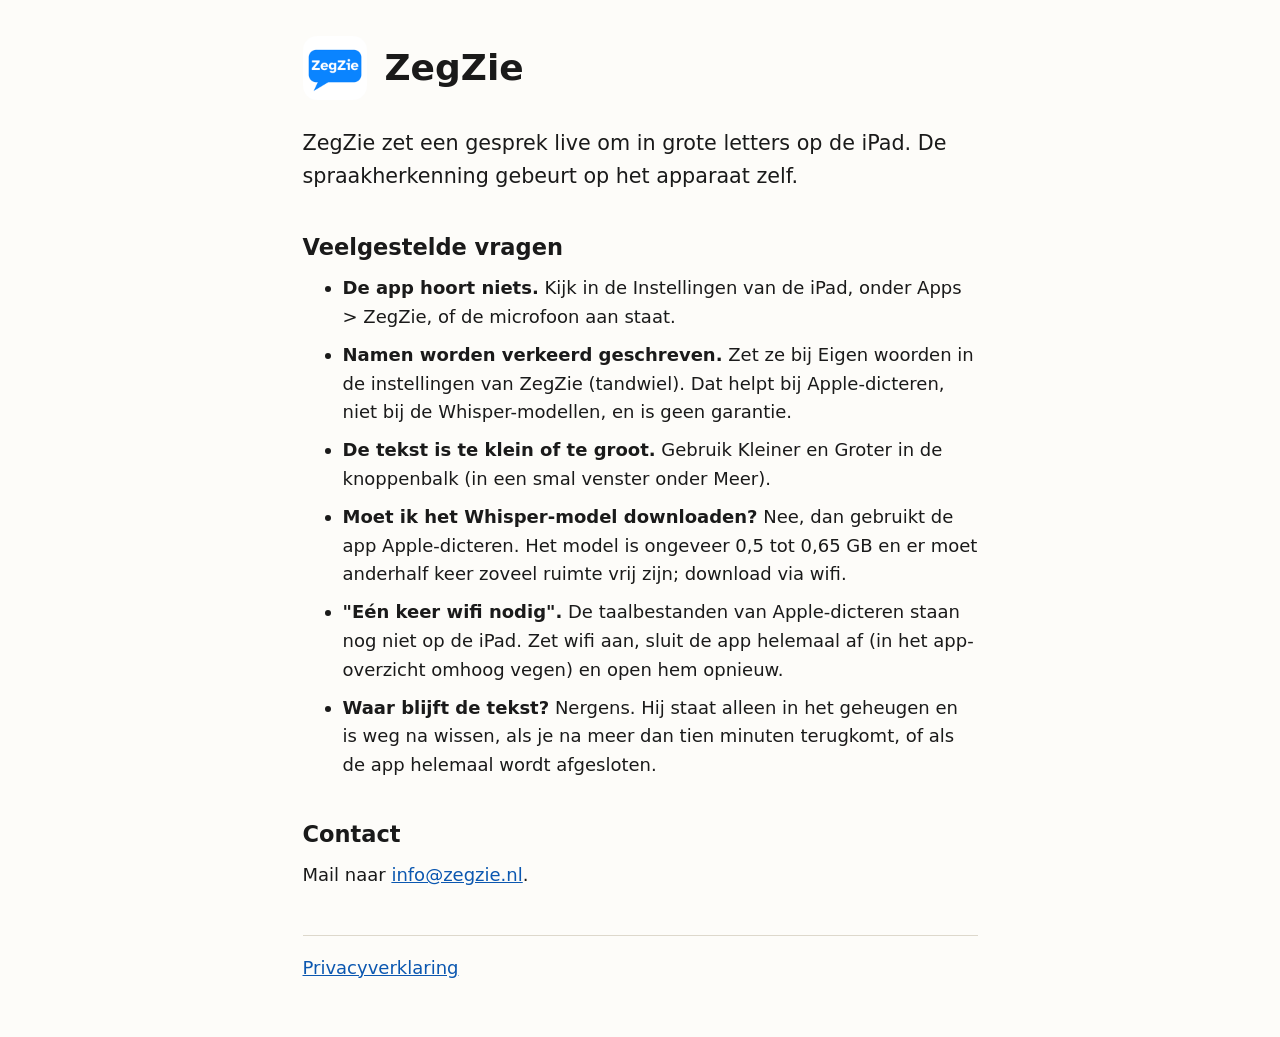
<file: index.html>
<!doctype html>
<html lang="nl">
<head>
<meta charset="utf-8">
<meta name="viewport" content="width=device-width, initial-scale=1">
<title>ZegZie, ondersteuning</title>
<meta name="description" content="ZegZie zet een gesprek live om in grote letters op de iPad. Hulp, veelgestelde vragen en contact.">
<link rel="icon" href="/icon.png" type="image/png">
<link rel="apple-touch-icon" href="/apple-touch-icon.png">
<link rel="stylesheet" href="/style.css">
</head>
<body>
<main>
<header>
<img src="/icon.png" alt="" width="64" height="64">
<h1>ZegZie</h1>
</header>

<p class="inleiding">ZegZie zet een gesprek live om in grote letters op de iPad. De spraakherkenning gebeurt op het apparaat zelf.</p>

<h2>Veelgestelde vragen</h2>
<ul>
<li><strong>De app hoort niets.</strong> Kijk in de Instellingen van de iPad, onder Apps &gt; ZegZie, of de microfoon aan staat.</li>
<li><strong>Namen worden verkeerd geschreven.</strong> Zet ze bij Eigen woorden in de instellingen van ZegZie (tandwiel). Dat helpt bij Apple-dicteren, niet bij de Whisper-modellen, en is geen garantie.</li>
<li><strong>De tekst is te klein of te groot.</strong> Gebruik Kleiner en Groter in de knoppenbalk (in een smal venster onder Meer).</li>
<li><strong>Moet ik het Whisper-model downloaden?</strong> Nee, dan gebruikt de app Apple-dicteren. Het model is ongeveer 0,5 tot 0,65 GB en er moet anderhalf keer zoveel ruimte vrij zijn; download via wifi.</li>
<li><strong>"Eén keer wifi nodig".</strong> De taalbestanden van Apple-dicteren staan nog niet op de iPad. Zet wifi aan, sluit de app helemaal af (in het app-overzicht omhoog vegen) en open hem opnieuw.</li>
<li><strong>Waar blijft de tekst?</strong> Nergens. Hij staat alleen in het geheugen en is weg na wissen, als je na meer dan tien minuten terugkomt, of als de app helemaal wordt afgesloten.</li>
</ul>

<h2>Contact</h2>
<p>Mail naar <a href="mailto:info@zegzie.nl">info@zegzie.nl</a>.</p>

<footer>
<a href="/privacy/">Privacyverklaring</a>
</footer>
</main>
</body>
</html>
</file>
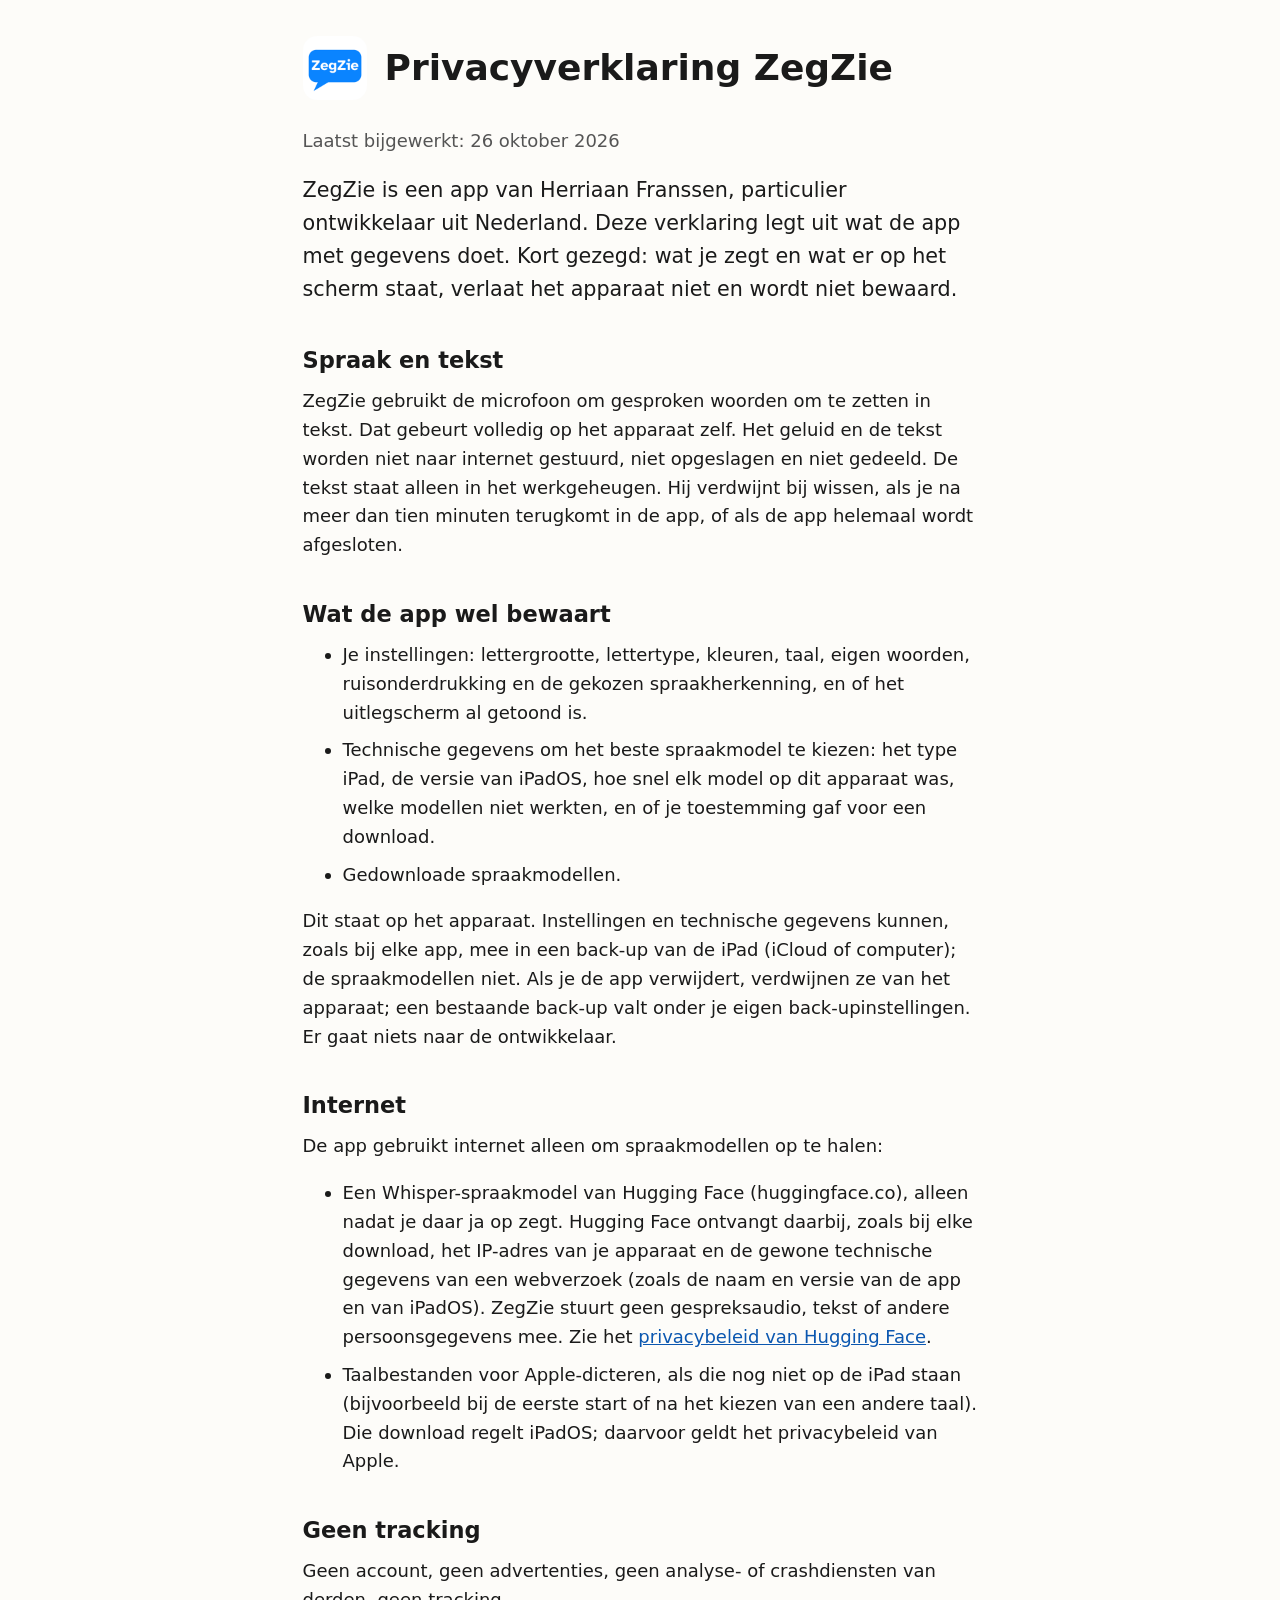
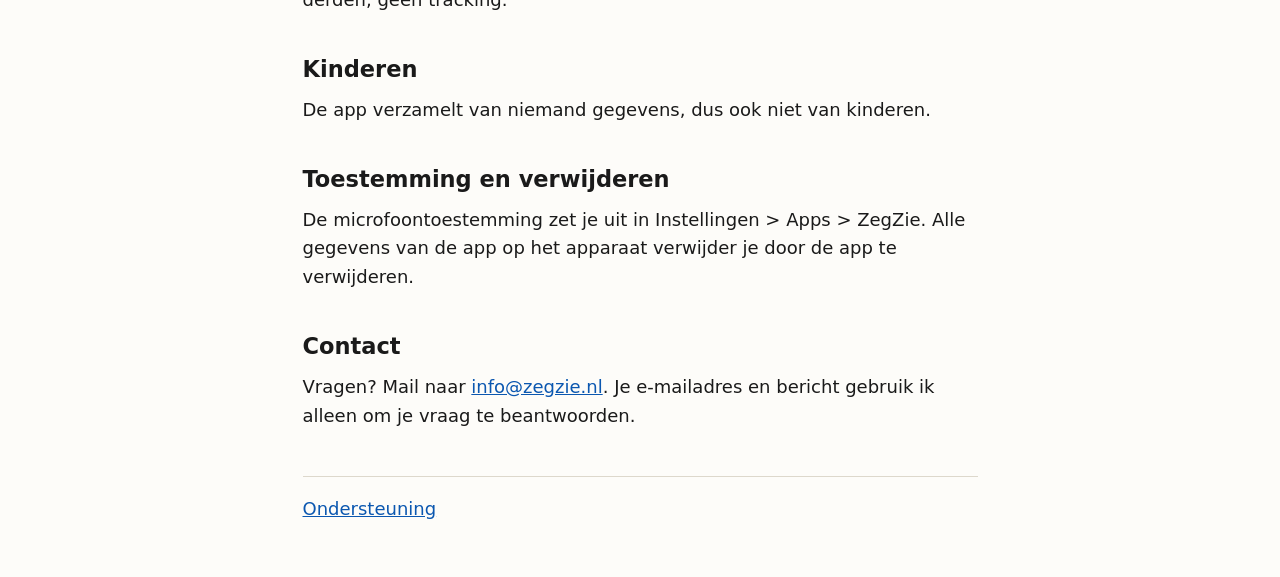
<file: privacy/index.html>
<!doctype html>
<html lang="nl">
<head>
<meta charset="utf-8">
<meta name="viewport" content="width=device-width, initial-scale=1">
<title>Privacyverklaring ZegZie</title>
<meta name="description" content="Wat de app ZegZie met gegevens doet: spraak en tekst blijven op het apparaat en worden niet bewaard.">
<link rel="icon" href="/icon.png" type="image/png">
<link rel="apple-touch-icon" href="/apple-touch-icon.png">
<link rel="stylesheet" href="/style.css">
</head>
<body>
<main>
<header>
<a href="/"><img src="/icon.png" alt="ZegZie" width="64" height="64"></a>
<h1>Privacyverklaring ZegZie</h1>
</header>

<p class="gedempt">Laatst bijgewerkt: 26 oktober 2026</p>

<p class="inleiding">ZegZie is een app van Herriaan Franssen, particulier ontwikkelaar uit Nederland. Deze verklaring legt uit wat de app met gegevens doet. Kort gezegd: wat je zegt en wat er op het scherm staat, verlaat het apparaat niet en wordt niet bewaard.</p>

<h2>Spraak en tekst</h2>
<p>ZegZie gebruikt de microfoon om gesproken woorden om te zetten in tekst. Dat gebeurt volledig op het apparaat zelf. Het geluid en de tekst worden niet naar internet gestuurd, niet opgeslagen en niet gedeeld. De tekst staat alleen in het werkgeheugen. Hij verdwijnt bij wissen, als je na meer dan tien minuten terugkomt in de app, of als de app helemaal wordt afgesloten.</p>

<h2>Wat de app wel bewaart</h2>
<ul>
<li>Je instellingen: lettergrootte, lettertype, kleuren, taal, eigen woorden, ruisonderdrukking en de gekozen spraakherkenning, en of het uitlegscherm al getoond is.</li>
<li>Technische gegevens om het beste spraakmodel te kiezen: het type iPad, de versie van iPadOS, hoe snel elk model op dit apparaat was, welke modellen niet werkten, en of je toestemming gaf voor een download.</li>
<li>Gedownloade spraakmodellen.</li>
</ul>
<p>Dit staat op het apparaat. Instellingen en technische gegevens kunnen, zoals bij elke app, mee in een back-up van de iPad (iCloud of computer); de spraakmodellen niet. Als je de app verwijdert, verdwijnen ze van het apparaat; een bestaande back-up valt onder je eigen back-upinstellingen. Er gaat niets naar de ontwikkelaar.</p>

<h2>Internet</h2>
<p>De app gebruikt internet alleen om spraakmodellen op te halen:</p>
<ul>
<li>Een Whisper-spraakmodel van Hugging Face (huggingface.co), alleen nadat je daar ja op zegt. Hugging Face ontvangt daarbij, zoals bij elke download, het IP-adres van je apparaat en de gewone technische gegevens van een webverzoek (zoals de naam en versie van de app en van iPadOS). ZegZie stuurt geen gespreksaudio, tekst of andere persoonsgegevens mee. Zie het <a href="https://huggingface.co/privacy">privacybeleid van Hugging Face</a>.</li>
<li>Taalbestanden voor Apple-dicteren, als die nog niet op de iPad staan (bijvoorbeeld bij de eerste start of na het kiezen van een andere taal). Die download regelt iPadOS; daarvoor geldt het privacybeleid van Apple.</li>
</ul>

<h2>Geen tracking</h2>
<p>Geen account, geen advertenties, geen analyse- of crashdiensten van derden, geen tracking.</p>

<h2>Kinderen</h2>
<p>De app verzamelt van niemand gegevens, dus ook niet van kinderen.</p>

<h2>Toestemming en verwijderen</h2>
<p>De microfoontoestemming zet je uit in Instellingen &gt; Apps &gt; ZegZie. Alle gegevens van de app op het apparaat verwijder je door de app te verwijderen.</p>

<h2>Contact</h2>
<p>Vragen? Mail naar <a href="mailto:info@zegzie.nl">info@zegzie.nl</a>. Je e-mailadres en bericht gebruik ik alleen om je vraag te beantwoorden.</p>

<footer>
<a href="/">Ondersteuning</a>
</footer>
</main>
</body>
</html>
</file>
<file: style.css>
:root {
  color-scheme: light dark;
  --tekst: #1a1a1a;
  --achtergrond: #fdfcf9;
  --gedempt: #555;
  --link: #0b57b0;
  --lijn: #ddd8cc;
}
@media (prefers-color-scheme: dark) {
  :root {
    --tekst: #f2f0ea;
    --achtergrond: #141414;
    --gedempt: #b5b2aa;
    --link: #8cb8ff;
    --lijn: #3a3833;
  }
}
* { box-sizing: border-box; }
html { font-size: 112.5%; -webkit-text-size-adjust: 100%; }
body {
  margin: 0;
  background: var(--achtergrond);
  color: var(--tekst);
  font-family: "Atkinson Hyperlegible", system-ui, -apple-system, "Segoe UI", sans-serif;
  line-height: 1.6;
  overflow-wrap: break-word;
}
main { max-width: 40rem; margin: 0 auto; padding: 2rem 1.25rem 3rem; }
header { display: flex; align-items: center; gap: 1rem; margin-bottom: 1.5rem; }
header img { width: 64px; height: 64px; border-radius: 14px; }
header a { color: inherit; text-decoration: none; }
h1 { font-size: clamp(1.5rem, 7vw, 2rem); line-height: 1.2; margin: 0; overflow-wrap: break-word; hyphens: auto; }
header img, header > a { flex-shrink: 0; }
header > a { line-height: 0; }
h2 { font-size: 1.25rem; margin: 2rem 0 0.5rem; }
p, ul { margin: 0 0 1rem; }
li { margin-bottom: 0.5rem; }
a { color: var(--link); }
.inleiding { font-size: 1.15rem; }
.gedempt { color: var(--gedempt); }
footer { border-top: 1px solid var(--lijn); margin-top: 2.5rem; padding-top: 1rem; color: var(--gedempt); }
footer a { margin-right: 1.25rem; }
</file>
